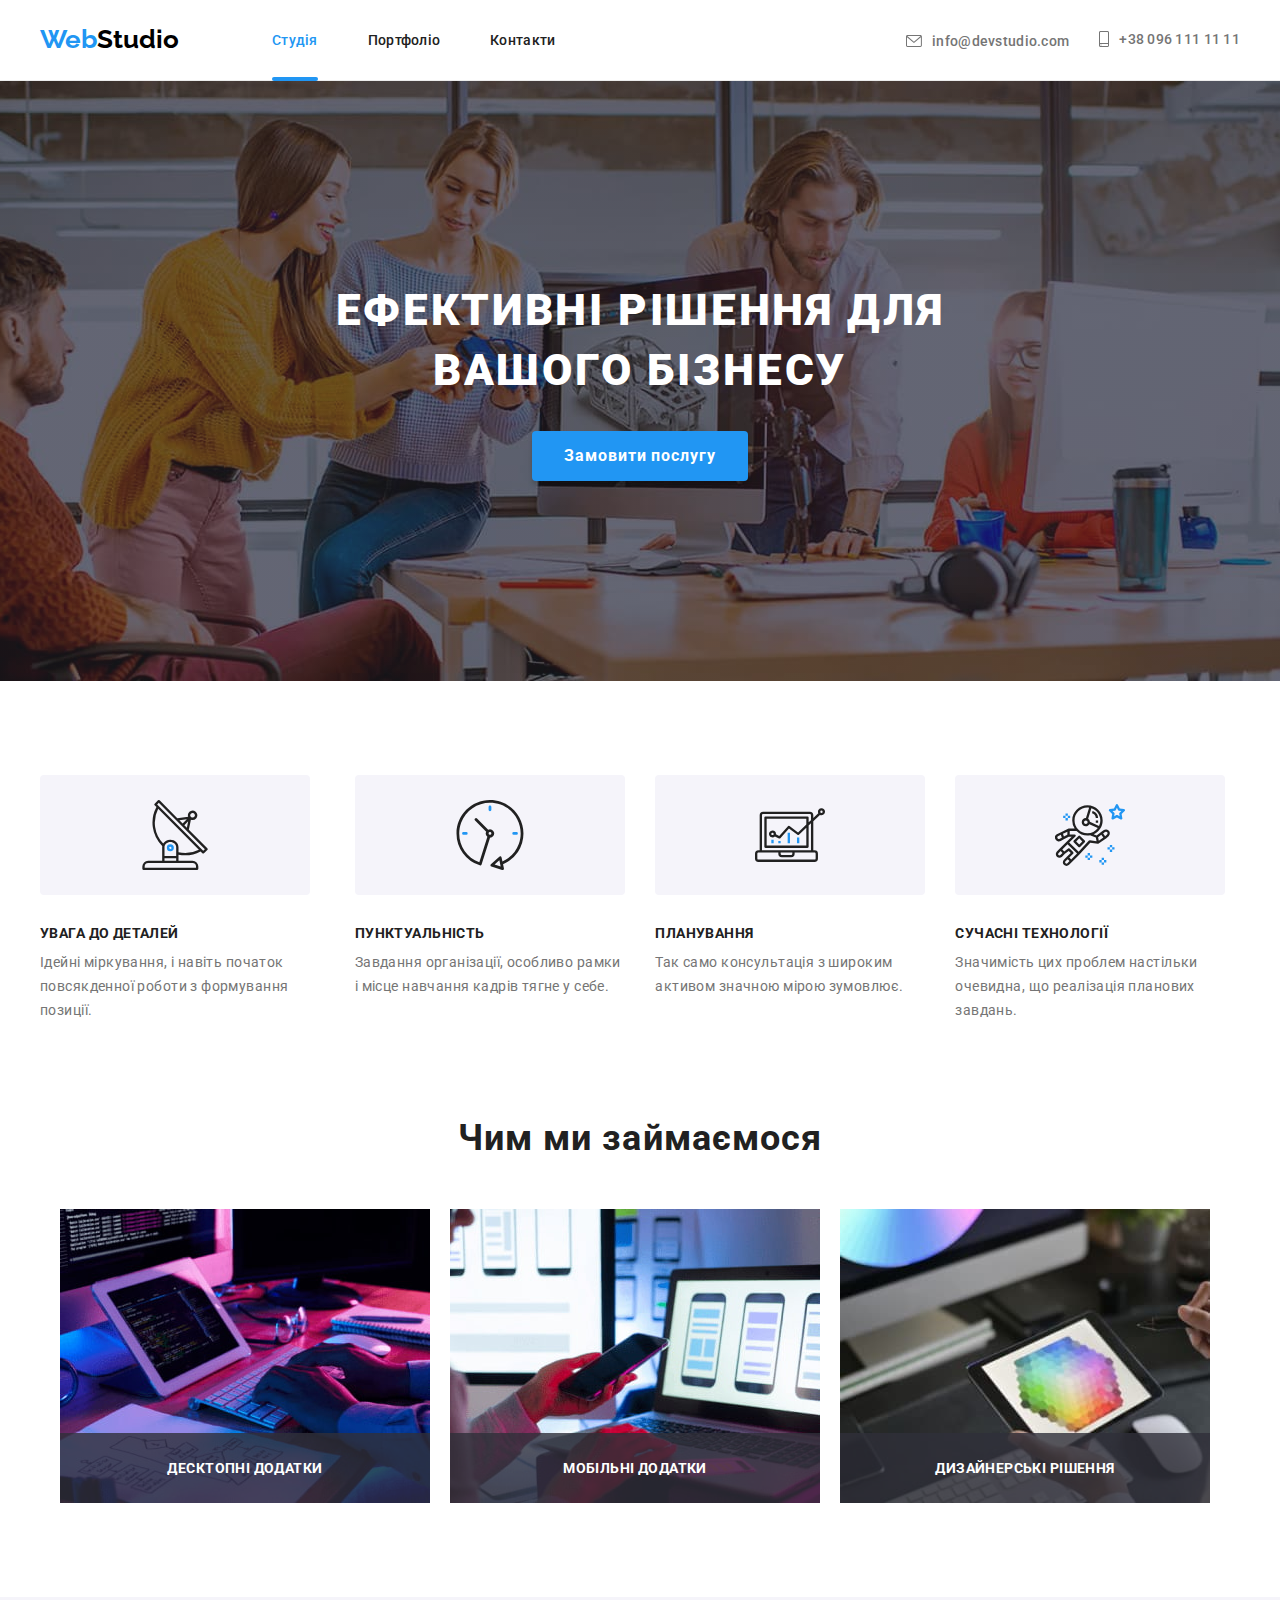
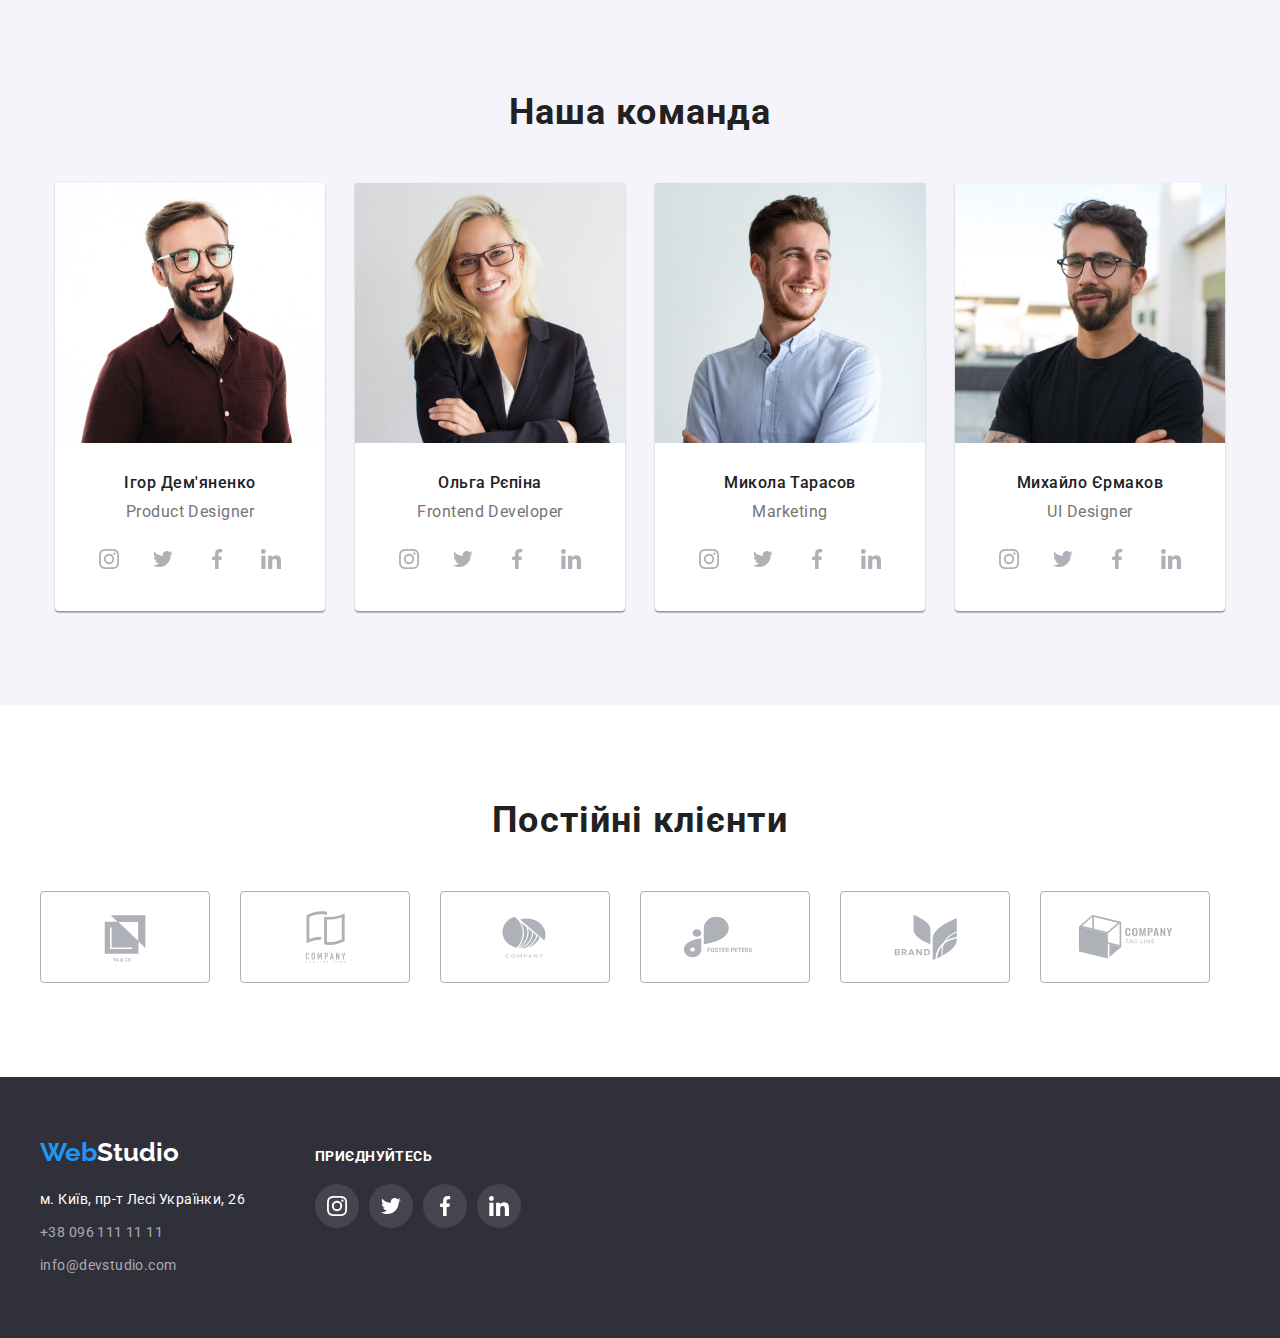
<file: index.html>
<!DOCTYPE html>
<html lang="uk">
  <head>
    <meta charset="UTF-8" />
    <meta http-equiv="X-UA-Compatible" content="IE=edge" />
    <meta name="viewport" content="width=device-width, initial-scale=1.0" />
    <title>Document</title>
    <link
      href="https://fonts.googleapis.com/css2?family=Raleway:wght@700&family=Roboto:wght@400;500;700;900&display=swap"
      rel="stylesheet"
    />
    <link
      rel="stylesheet"
      href="https://cdnjs.cloudflare.com/ajax/libs/modern-normalize/1.1.0/modern-normalize.min.css"
    />
    <link rel="stylesheet" href="./CSS/styless.css" />
  </head>

  <body>
    <header class="header">
      <div class="container container-flex">
        <a href="index.html" class="logo"><span class="logo-color">Web</span>Studio</a>
        <!--навігація-->
        <nav>
          <ul class="nav-flex">
            <li><a href="index.html" class="current">Студія</a></li>
            <li><a href="portfolio.html" class="nav-link">Портфоліо</a></li>
            <li><a href="/contacts" class="nav-link">Контакти</a></li>
          </ul>
        </nav>
        <!--контакти-->
        <ul class="contact-flex">
          <li>
            <a href="mailto:info@devstudio.com" class="header-contacts">
              <svg class="icon-mail" width="16" height="12">
                <use href="./images/symbol-defs.svg#icon-mail"></use>
              </svg>
              info@devstudio.com
            </a>
          </li>
          <li>
            <a href="tel:+380961111111" class="header-contacts">
              <svg class="icon-mail" width="10" height="16">
                <use href="./images/symbol-defs.svg#icon-smartphone"></use>
              </svg>
              +38 096 111 11 11</a
            >
          </li>
        </ul>
      </div>
    </header>

    <main>
      <!--заголовок-->
      <section class="hero">
        <div class="container">
          <h1 class="title">Ефективні рішення для вашого бізнесу</h1>
          <!-- <h1 class="title">Ефективні рішення для вашого бізнесу</h1> -->
          <button type="button" class="order-button" data-modal-open>Замовити послугу</button>
        </div>
      </section>

      <section class="benefits-padding">
        <!--Скритий заголовок-->
        <div class="container">
          <div>
            <h2 class="visually-hidden">НАШІ ПЕРЕВАГИ</h2>
            <ul class="benefits-item">
              <li class="list-item">
                <div class="benefits-icon">
                  <svg width="70" height="70" class="bnf-icon">
                    <use href="./images/symbol-defs.svg#icon-antenna" class="icon-antenna"></use>
                  </svg>
                </div>
                <h3 class="benefits-title">УВАГА ДО ДЕТАЛЕЙ</h3>
                <p class="benefits-text">
                  Ідейні міркування, і навіть початок повсякденної роботи з формування позиції.
                </p>
              </li>
              <li class="list-item">
                <div class="benefits-icon">
                  <svg width="70" height="70" class="bnf-icon">
                    <use href="./images/symbol-defs.svg#icon-clock" class="icon-antenna"></use>
                  </svg>
                </div>
                <h3 class="benefits-title">ПУНКТУАЛЬНІСТЬ</h3>
                <p class="benefits-text">
                  Завдання організації, особливо рамки і місце навчання кадрів тягне у себе.
                </p>
              </li>
              <li class="list-item">
                <div class="benefits-icon">
                  <svg width="70" height="70" class="bnf-icon">
                    <use href="./images/symbol-defs.svg#icon-diagram" class="icon-antenna"></use>
                  </svg>
                </div>
                <h3 class="benefits-title">ПЛАНУВАННЯ</h3>
                <p class="benefits-text">
                  Так само консультація з широким активом значною мірою зумовлює.
                </p>
              </li>
              <li class="list-item">
                <div class="benefits-icon">
                  <svg width="70" height="70" class="bnf-icon">
                    <use href="./images/symbol-defs.svg#icon-astronaut" class="icon-antenna"></use>
                  </svg>
                </div>
                <h3 class="benefits-title">СУЧАСНІ ТЕХНОЛОГІЇ</h3>
                <p class="benefits-text">
                  Значимість цих проблем настільки очевидна, що реалізація планових завдань.
                </p>
              </li>
            </ul>
          </div>
        </div>
      </section>

      <!-- Чим ми займаємося -->

      <section class="directions">
        <div class="container">
          <h2 class="directions-title">Чим ми займаємося</h2>
          <ul class="directions-list">
            <li class="diractions-item">
              <img
                src="./images/tablet.jpg"
                alt="Чоловік пише код на планшеті з клавіатурою"
                width="370"
                class="img-block"
              />

              <div class="direction-overlay">
                <p class="direction-overlay-text">Десктопні додатки</p>
              </div>
            </li>
            <li class="diractions-item">
              <img
                src="./images/laptop.jpg"
                alt="Дизайнер робить макет мобільного додатку"
                width="370"
                class="img-block"
              />
              <div class="direction-overlay">
                <p class="direction-overlay-text">Мобільні додатки</p>
              </div>
            </li>
            <li class="diractions-item">
              <img
                src="./images/colorama.jpg"
                alt="Дизайнер тримає планшет"
                width="370"
                class="img-block"
              />
              <div class="direction-overlay">
                <p class="direction-overlay-text">Дизайнерські рішення</p>
              </div>
            </li>
          </ul>
        </div>
      </section>

      <!--наша команда-->

      <section class="team">
        <div class="container">
          <h2 class="team-title">Наша команда</h2>
          <ul class="team-flex">
            <li class="team-card">
              <img
                src="./images/product-designer.jpg"
                alt="Чоловык в окулярах та бородою"
                width="270"
                class="team-img"
              />
              <div class="team-text">
                <h3 class="team-name">Ігор Дем'яненко</h3>
                <p class="team-position">Product Designer</p>

                <ul class="team-list">
                  <li>
                    <a href="" class="soc-link">
                      <svg width="20" height="20">
                        <use href="./images/symbol-defs.svg#icon-instagram"></use>
                      </svg>
                    </a>
                  </li>
                  <li>
                    <a href="" class="soc-link">
                      <svg width="20" height="20">
                        <use href="./images/symbol-defs.svg#icon-tviter"></use>
                      </svg>
                    </a>
                  </li>
                  <li>
                    <a href="" class="soc-link">
                      <svg width="20" height="20">
                        <use href="./images/symbol-defs.svg#icon-facebook"></use>
                      </svg>
                    </a>
                  </li>
                  <li>
                    <a href="" class="soc-link">
                      <svg width="20" height="20">
                        <use href="./images/symbol-defs.svg#icon-linkedin"></use>
                      </svg>
                    </a>
                  </li>
                </ul>
              </div>
            </li>

            <li class="team-card">
              <img
                src="./images/frontend-developer.jpg"
                alt="Усміхнена жінка з білими воллосям"
                width="270"
                class="team-img"
              />
              <div class="team-text">
                <h3 class="team-name">Ольга Рєпіна</h3>
                <p class="team-position">Frontend Developer</p>
                <ul class="team-list">
                  <li>
                    <a href="" class="soc-link">
                      <svg width="20" height="20">
                        <use href="./images/symbol-defs.svg#icon-instagram"></use>
                      </svg>
                    </a>
                  </li>
                  <li>
                    <a href="" class="soc-link">
                      <svg width="20" height="20">
                        <use href="./images/symbol-defs.svg#icon-tviter"></use>
                      </svg>
                    </a>
                  </li>
                  <li>
                    <a href="" class="soc-link">
                      <svg width="20" height="20">
                        <use href="./images/symbol-defs.svg#icon-facebook"></use>
                      </svg>
                    </a>
                  </li>
                  <li>
                    <a href="" class="soc-link">
                      <svg width="20" height="20">
                        <use href="./images/symbol-defs.svg#icon-linkedin"></use>
                      </svg>
                    </a>
                  </li>
                </ul>
              </div>
            </li>

            <li class="team-card">
              <img
                src="./images/marketing.jpg"
                alt="Молодий усміхнений брюнет"
                width="270"
                class="team-img"
              />
              <div class="team-text">
                <h3 class="team-name">Микола Тарасов</h3>
                <p class="team-position">Marketing</p>
                <ul class="team-list">
                  <li>
                    <a href="" class="soc-link">
                      <svg width="20" height="20">
                        <use href="./images/symbol-defs.svg#icon-instagram"></use>
                      </svg>
                    </a>
                  </li>
                  <li>
                    <a href="" class="soc-link">
                      <svg width="20" height="20">
                        <use href="./images/symbol-defs.svg#icon-tviter"></use>
                      </svg>
                    </a>
                  </li>
                  <li>
                    <a href="" class="soc-link">
                      <svg width="20" height="20">
                        <use href="./images/symbol-defs.svg#icon-facebook"></use>
                      </svg>
                    </a>
                  </li>
                  <li>
                    <a href="" class="soc-link">
                      <svg width="20" height="20">
                        <use href="./images/symbol-defs.svg#icon-linkedin"></use>
                      </svg>
                    </a>
                  </li>
                </ul>
              </div>
            </li>
            <li class="team-card">
              <img
                src="./images/ui-designer.jpg"
                alt="Чоловік з бородою в окулярах"
                width="270"
                class="team-img"
              />
              <div class="team-text">
                <h3 class="team-name">Михайло Єрмаков</h3>
                <p class="team-position">UI Designer</p>
                <ul class="team-list">
                  <li>
                    <a href="" class="soc-link">
                      <svg width="20" height="20">
                        <use href="./images/symbol-defs.svg#icon-instagram"></use>
                      </svg>
                    </a>
                  </li>
                  <li>
                    <a href="" class="soc-link">
                      <svg width="20" height="20">
                        <use href="./images/symbol-defs.svg#icon-tviter"></use>
                      </svg>
                    </a>
                  </li>
                  <li>
                    <a href="" class="soc-link">
                      <svg width="20" height="20">
                        <use href="./images/symbol-defs.svg#icon-facebook"></use>
                      </svg>
                    </a>
                  </li>
                  <li>
                    <a href="" class="soc-link">
                      <svg width="20" height="20">
                        <use href="./images/symbol-defs.svg#icon-linkedin"></use>
                      </svg>
                    </a>
                  </li>
                </ul>
              </div>
            </li>
          </ul>
        </div>
      </section>

      <section class="regular-clients">
        <div class="container">
          <h2 class="clietnts-title">Постійні клієнти</h2>
          <ul class="regular-clients-list">
            <li class="regular-clients-item">
              <a href="" class="regular-clients-link">
                <svg class="clients-logo">
                  <use href="./images/symbol-defs.svg#icon-ya-co" class="clients-logo"></use>
                </svg>
              </a>
            </li>
            <li class="regular-clients-item">
              <a href="" class="regular-clients-link">
                <svg class="clients-logo">
                  <use href="./images/symbol-defs.svg#icon-tagline" class="clients-logo"></use>
                </svg>
              </a>
            </li>
            <li class="regular-clients-item">
              <a href="" class="regular-clients-link">
                <svg class="clients-logo">
                  <use href="./images/symbol-defs.svg#icon-company" class="clients-logo"></use>
                </svg>
              </a>
            </li>
            <li class="regular-clients-item">
              <a href="" class="regular-clients-link">
                <svg class="clients-logo">
                  <use href="./images/symbol-defs.svg#icon-fosterpeters" class="clients-logo"></use>
                </svg>
              </a>
            </li>
            <li class="regular-clients-item">
              <a href="" class="regular-clients-link">
                <svg class="clients-logo">
                  <use href="./images/symbol-defs.svg#icon-leaf-logo" class="clients-logo"></use>
                </svg>
              </a>
            </li>
            <li class="regular-clients-item">
              <a href="" class="regular-clients-link">
                <svg class="clients-logo">
                  <use href="./images/symbol-defs.svg#icon-cube-logo" class="clients-logo"></use>
                </svg>
              </a>
            </li>
          </ul>
        </div>
      </section>
    </main>

    <footer class="adress-bg">
      <div class="container footer-flex">
        <div>
          <a href="index.html" class="footer-logo"><span class="logo-color">Web</span>Studio</a>
          <address>
            <ul class="footer-list">
              <li class="footer-item">
                <a href="https://goo.gl/maps/7Db7DbjJBNrfCCmd9" class="footer-address"
                  >м. Київ, пр-т Лесі Українки, 26</a
                >
              </li>
              <li class="footer-item">
                <a href="tel:+380961111111" class="footer-contacts">+38 096 111 11 11</a>
              </li>
              <li class="footer-item">
                <a href="mailto:info@devstudio.com" class="footer-contacts">info@devstudio.com</a>
              </li>
            </ul>
          </address>
        </div>

        <div class="footer-soc-links">
          <h3 class="footer-soc-title">приєднуйтесь</h3>
          <ul class="footer-inks-list">
            <li>
              <a href="" class="footer-soc-link">
                <svg width="20" height="20">
                  <use href="./images/symbol-defs.svg#icon-instagram"></use>
                </svg>
              </a>
            </li>
            <li>
              <a href="" class="footer-soc-link">
                <svg width="20" height="20">
                  <use href="./images/symbol-defs.svg#icon-tviter"></use>
                </svg>
              </a>
            </li>

            <li>
              <a href="" class="footer-soc-link">
                <svg width="20" height="20">
                  <use href="./images/symbol-defs.svg#icon-facebook"></use>
                </svg>
              </a>
            </li>
            <li>
              <a href="" class="footer-soc-link">
                <svg width="20" height="20">
                  <use href="./images/symbol-defs.svg#icon-linkedin"></use>
                </svg>
              </a>
            </li>
          </ul>
        </div>
      </div>
    </footer>
    <div class="backdrop is-hidden" data-modal>
      <div class="modal">
        <button class="modal-close" data-modal-close>
          <svg width="11" height="11">
            <use href="./images/symbol-defs.svg#modal-close-icon"></use>
          </svg>
        </button>
      </div>
    </div>
    <script src="./js/modal.js"></script>
  </body>
</html>
</file>
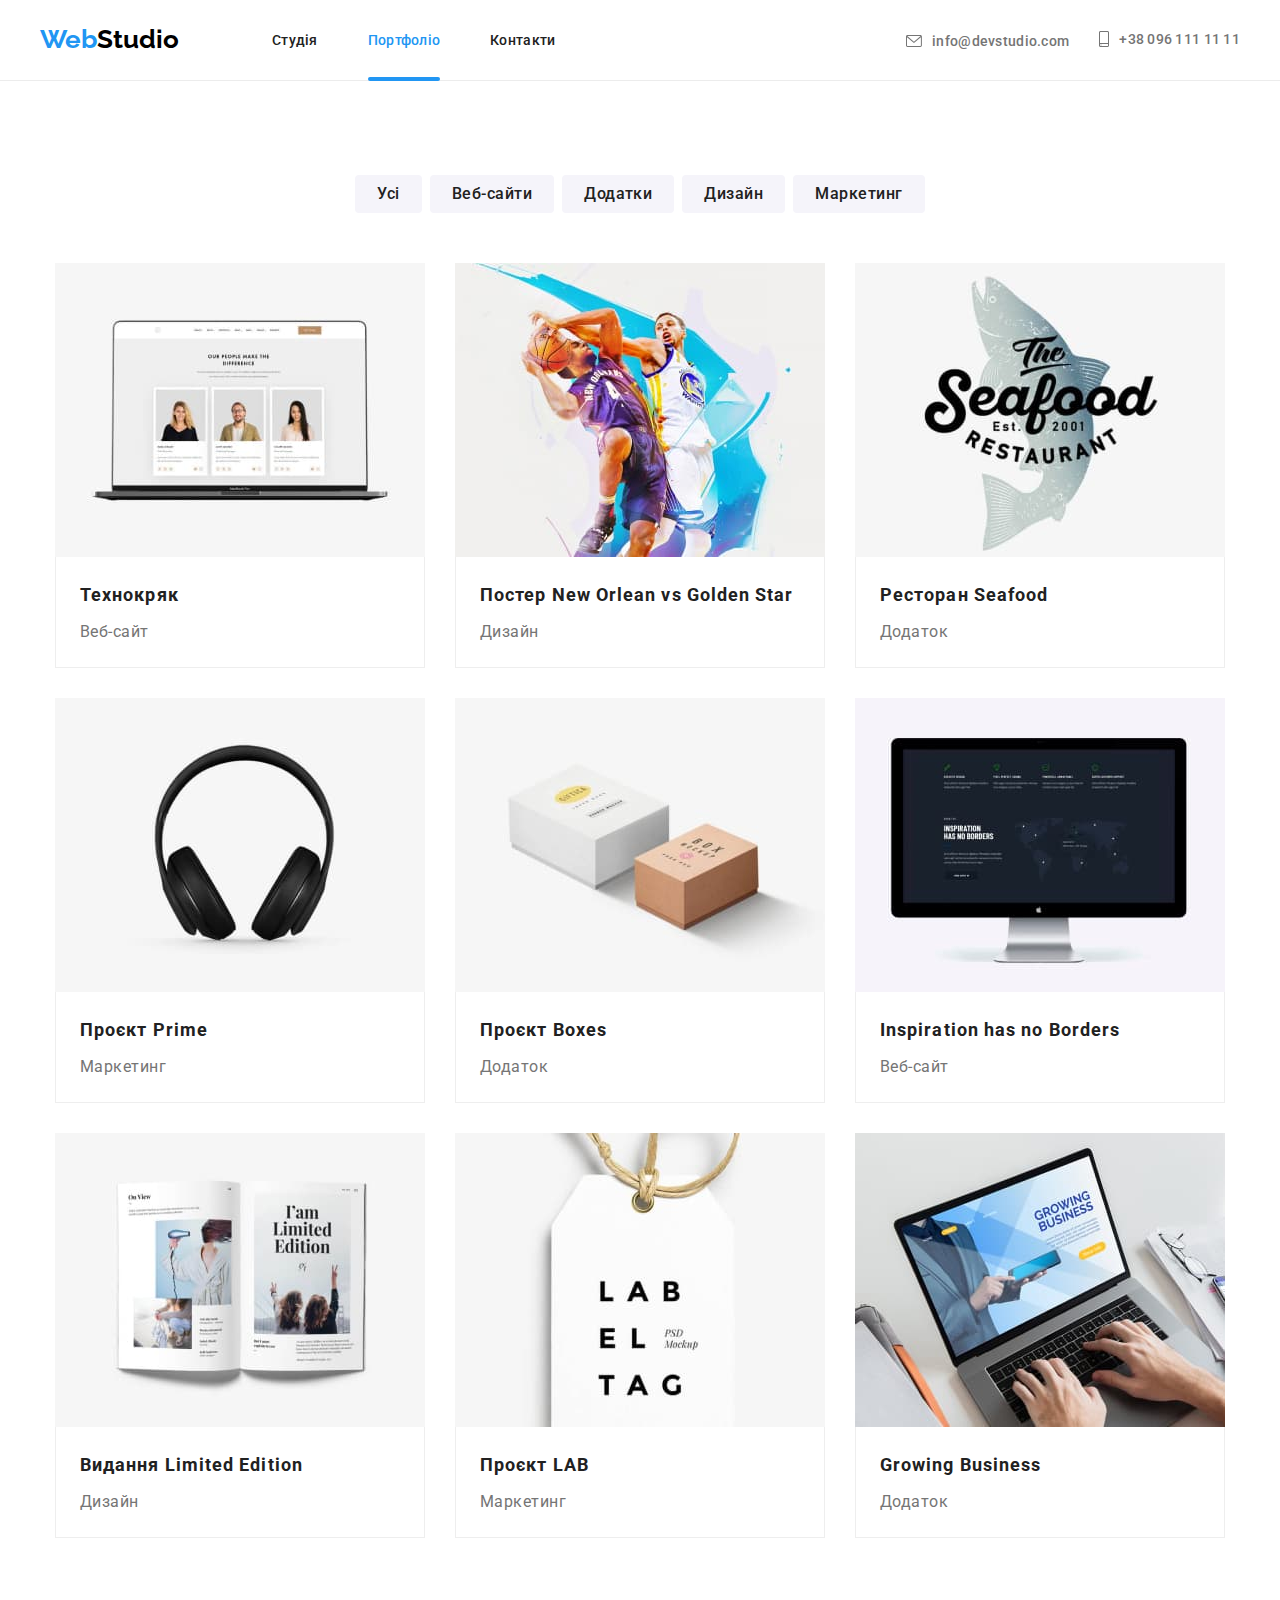
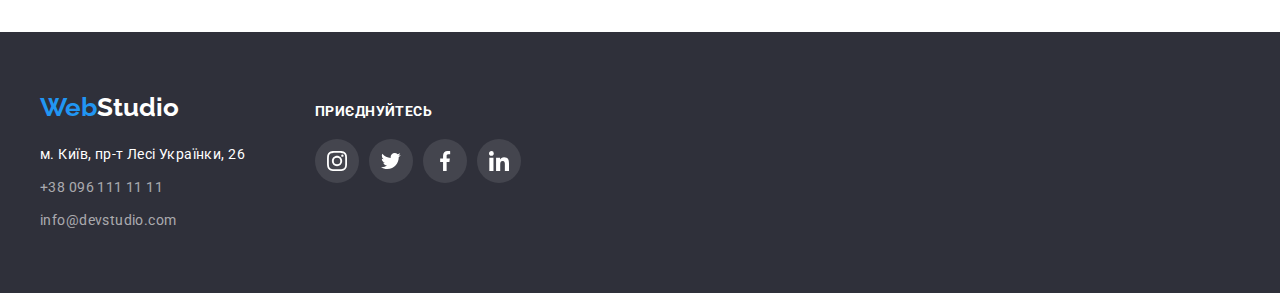
<file: portfolio.html>
<!DOCTYPE html>
<html lang="uk">
  <head>
    <meta charset="UTF-8" />
    <meta http-equiv="X-UA-Compatible" content="IE=edge" />
    <meta name="viewport" content="width=device-width, initial-scale=1.0" />
    <title>Portfolio</title>
    <link
      href="https://fonts.googleapis.com/css2?family=Raleway:wght@700&family=Roboto:wght@400;500;700;900&display=swap"
      rel="stylesheet"
    />
    <link
      rel="stylesheet"
      href="https://cdnjs.cloudflare.com/ajax/libs/modern-normalize/1.1.0/modern-normalize.min.css"
    />
    <link rel="stylesheet" href="./CSS/styless.css" />
  </head>

  <body>
    <!-- Лого -->
    <header class="header">
      <div class="container container-flex">
        <a href="index.html" class="logo"><span class="logo-color">Web</span>Studio</a>
        <!--навігація-->
        <nav>
          <ul class="nav-flex">
            <li><a href="index.html" class="nav-link">Студія</a></li>
            <li><a href="portfolio.html" class="current">Портфоліо</a></li>
            <li><a href="/contacts" class="nav-link">Контакти</a></li>
          </ul>
        </nav>
        <!--контакти-->
        <ul class="contact-flex">
          <li>
            <a href="mailto:info@devstudio.com" class="header-contacts">
              <svg class="icon-mail" width="16" height="12">
                <use href="./images/symbol-defs.svg#icon-mail"></use>
              </svg>
              info@devstudio.com
            </a>
          </li>
          <li>
            <a href="tel:+380961111111" class="header-contacts">
              <svg class="icon-mail" width="10" height="16">
                <use href="./images/symbol-defs.svg#icon-smartphone"></use>
              </svg>
              +38 096 111 11 11</a
            >
          </li>
        </ul>
      </div>
    </header>

    <main>
      <section class="portfolio">
        <div class="container">
          <h1 class="visually-hidden">Портфоліо</h1>
          <!-- Фільтр -->

          <ul class="filter-button-list">
            <li><button type="button" class="filter-button">Усі</button></li>
            <li>
              <button type="button" class="filter-button">Веб-сайти</button>
            </li>
            <li>
              <button type="button" class="filter-button">Додатки</button>
            </li>
            <li><button type="button" class="filter-button">Дизайн</button></li>
            <li>
              <button type="button" class="filter-button">Маркетинг</button>
            </li>
          </ul>
          <!-- портфоліо -->
          <ul class="portfolio-list">
            <li class="portfolio-card">
              <a href="" class="portfolio-item">
                <div class="box">
                  <img
                    src="./images/wepsite-tekhokryak.jpg"
                    alt="веб сайт технокряк"
                    width="370"
                    height="294"
                  />
                  <div class="portfolio-overlay">
                    <p class="box-text">
                      Lorem ipsum dolor sit amet consectetur adipisicing elit. Animi asperiores
                      veniam fugit vero. Ab incidunt necessitatibus, cum consequuntur quia
                      reprehenderit.
                    </p>
                  </div>
                </div>
                <div class="portfolio-item-border">
                  <h2 class="project">Технокряк</h2>
                  <p class="project-type">Веб-сайт</p>
                </div>
              </a>
            </li>
            <li class="portfolio-card">
              <a href="" class="portfolio-item">
                <div class="box">
                  <img
                    src="./images/design-poster.jpg"
                    alt="Постер New Orlean vs Golden Star"
                    width="370"
                    height="294"
                  />
                  <div class="portfolio-overlay">
                    <p class="box-text">
                      Lorem ipsum dolor sit amet consectetur adipisicing elit. Animi asperiores
                      veniam fugit vero. Ab incidunt necessitatibus, cum consequuntur quia
                      reprehenderit.
                    </p>
                  </div>
                </div>
                <div class="portfolio-item-border">
                  <h2 class="project">Постер New Orlean vs Golden Star</h2>
                  <p class="project-type">Дизайн</p>
                </div>
              </a>
            </li>
            <li class="portfolio-card">
              <a href="" class="portfolio-item">
                <div class="box">
                  <img
                    src="./images/app-restaurant.jpg"
                    alt="Ресторан Seafood"
                    width="370"
                    height="294"
                  />
                  <div class="portfolio-overlay">
                    <p class="box-text">
                      Lorem ipsum dolor sit amet consectetur adipisicing elit. Animi asperiores
                      veniam fugit vero. Ab incidunt necessitatibus, cum consequuntur quia
                      reprehenderit.
                    </p>
                  </div>
                </div>
                <div class="portfolio-item-border">
                  <h2 class="project">Ресторан Seafood</h2>
                  <p class="project-type">Додаток</p>
                </div>
              </a>
            </li>
            <li class="portfolio-card">
              <a href="" class="portfolio-item">
                <div class="box">
                  <img
                    src="./images/project-prime.jpg"
                    alt="Проєкт Prime"
                    width="370"
                    height="294"
                  />
                  <div class="portfolio-overlay">
                    <p class="box-text">
                      Lorem ipsum dolor sit amet consectetur adipisicing elit. Animi asperiores
                      veniam fugit vero. Ab incidunt necessitatibus, cum consequuntur quia
                      reprehenderit.
                    </p>
                  </div>
                </div>
                <div class="portfolio-item-border">
                  <h2 class="project">Проєкт Prime</h2>
                  <p class="project-type">Маркетинг</p>
                </div>
              </a>
            </li>
            <li class="portfolio-card">
              <a href="" class="portfolio-item">
                <div class="box">
                  <img
                    src="./images/project-boxes.jpg"
                    alt="Проєкт Boxes"
                    width="370"
                    height="294"
                  />
                  <div class="portfolio-overlay">
                    <p class="box-text">
                      Lorem ipsum dolor sit amet consectetur adipisicing elit. Animi asperiores
                      veniam fugit vero. Ab incidunt necessitatibus, cum consequuntur quia
                      reprehenderit.
                    </p>
                  </div>
                </div>
                <div class="portfolio-item-border">
                  <h2 class="project">Проєкт Boxes</h2>
                  <p class="project-type">Додаток</p>
                </div>
              </a>
            </li>
            <li class="portfolio-card">
              <a href="" class="portfolio-item">
                <div class="box">
                  <img
                    src="./images/website-inspiration-has-no-borders.jpg"
                    alt="Inspiration has no Borders"
                    width="370"
                    height="294"
                  />
                  <div class="portfolio-overlay">
                    <p class="box-text">
                      Lorem ipsum dolor sit amet consectetur adipisicing elit. Animi asperiores
                      veniam fugit vero. Ab incidunt necessitatibus, cum consequuntur quia
                      reprehenderit.
                    </p>
                  </div>
                </div>
                <div class="portfolio-item-border">
                  <h2 class="project">Inspiration has no Borders</h2>
                  <p class="project-type">Веб-сайт</p>
                </div>
              </a>
            </li>
            <li class="portfolio-card">
              <a href="" class="portfolio-item">
                <div class="box">
                  <img
                    src="./images/design-magasine.jpg"
                    alt="Видання Limited Edition"
                    width="370"
                    height="294"
                  />
                  <div class="portfolio-overlay">
                    <p class="box-text">
                      Lorem ipsum dolor sit amet consectetur adipisicing elit. Animi asperiores
                      veniam fugit vero. Ab incidunt necessitatibus, cum consequuntur quia
                      reprehenderit.
                    </p>
                  </div>
                </div>
                <div class="portfolio-item-border">
                  <h2 class="project">Видання Limited Edition</h2>
                  <p class="project-type">Дизайн</p>
                </div>
              </a>
            </li>
            <li class="portfolio-card">
              <a href="" class="portfolio-item">
                <div class="box">
                  <img src="./images/project-lab.jpg" alt="Проєкт LAB" width="370" height="294" />
                  <div class="portfolio-overlay">
                    <p class="box-text">
                      Lorem ipsum dolor sit amet consectetur adipisicing elit. Animi asperiores
                      veniam fugit vero. Ab incidunt necessitatibus, cum consequuntur quia
                      reprehenderit.
                    </p>
                  </div>
                </div>
                <div class="portfolio-item-border">
                  <h2 class="project">Проєкт LAB</h2>
                  <p class="project-type">Маркетинг</p>
                </div>
              </a>
            </li>
            <li class="portfolio-card">
              <a href="" class="portfolio-item">
                <div class="box">
                  <img
                    src="./images/app-growing-business.jpg"
                    alt="Growing Business"
                    width="370"
                    height="294"
                  />
                  <div class="portfolio-overlay">
                    <p class="box-text">
                      Lorem ipsum dolor sit amet consectetur adipisicing elit. Animi asperiores
                      veniam fugit vero. Ab incidunt necessitatibus, cum consequuntur quia
                      reprehenderit.
                    </p>
                  </div>
                </div>
                <div class="portfolio-item-border">
                  <h2 class="project">Growing Business</h2>
                  <p class="project-type">Додаток</p>
                </div>
              </a>
            </li>
          </ul>
        </div>
      </section>
    </main>

    <footer class="adress-bg">
      <div class="container footer-flex">
        <div>
          <a href="index.html" class="footer-logo"><span class="logo-color">Web</span>Studio</a>
          <address>
            <ul class="footer-list">
              <li class="footer-item">
                <a href="https://goo.gl/maps/7Db7DbjJBNrfCCmd9" class="footer-address"
                  >м. Київ, пр-т Лесі Українки, 26</a
                >
              </li>
              <li class="footer-item">
                <a href="tel:+380961111111" class="footer-contacts">+38 096 111 11 11</a>
              </li>
              <li class="footer-item">
                <a href="mailto:info@devstudio.com" class="footer-contacts">info@devstudio.com</a>
              </li>
            </ul>
          </address>
        </div>

        <div class="footer-soc-links">
          <h3 class="footer-soc-title">приєднуйтесь</h3>
          <ul class="footer-inks-list">
            <li>
              <a href="" class="footer-soc-link">
                <svg width="20" height="20">
                  <use href="./images/symbol-defs.svg#icon-instagram"></use>
                </svg>
              </a>
            </li>
            <li>
              <a href="" class="footer-soc-link">
                <svg width="20" height="20">
                  <use href="./images/symbol-defs.svg#icon-tviter"></use>
                </svg>
              </a>
            </li>
            <li>
              <a href="" class="footer-soc-link">
                <svg width="20" height="20">
                  <use href="./images/symbol-defs.svg#icon-facebook"></use>
                </svg>
              </a>
            </li>
            <li>
              <a href="" class="footer-soc-link">
                <svg width="20" height="20">
                  <use href="./images/symbol-defs.svg#icon-linkedin"></use>
                </svg>
              </a>
            </li>
          </ul>
        </div>
      </div>
    </footer>
  </body>
</html>
</file>
<file: CSS/styless.css>
:root {
  --primary-text-color: #212121;
  --secondary-text-color: #757575;
  --accent-color: rgb(33, 150, 243);
  --team-section-background: #f5f4fa;
  --dark-background-color: #2f303a;
  --filter-button-background-color: #f5f4fa;
  --footer-contacts-text-color: rgba(255, 255, 255, 0.6);
  --second-logo-color: #000000;
  --button-background: #188ce8;
  --text-color-white: #ffffff;
  --header-line-color: #ececec;
  --soctial-icon-color: #afb1b8;
  --direction-overlay-bg-color: #2f303acc;
}

*,
*::before,
*::after {
  box-sizing: border-box;
}

h1,
h2,
h3,
h4,
h5,
p,
ul {
  margin-bottom: 0;
  margin-top: 0;
}

body {
  font-family: 'Roboto', sans-serif;
  color: var(--primary-text-color);
}

ul {
  list-style-type: none;
  padding-inline-start: 0;
}

.container {
  width: 1230px;
  padding-left: 15px;
  padding-right: 15px;
  margin-left: auto;
  margin-right: auto;
}

/* хедер */

.container-flex {
  align-items: center;
  display: flex;
}

.header {
  border-bottom: 1px solid var(--header-line-color);
  background-color: var(--text-color-white);
}

.logo {
  font-family: 'Raleway', sans-serif;
  text-decoration: none;
  color: var(--second-logo-color);
  font-style: normal;
  font-weight: 700;
  font-size: 26px;
  line-height: 1.1923;
  display: inline-block;
  padding-top: 24px;
  padding-bottom: 25px;
}

.logo-color {
  color: var(--accent-color);
}

.nav-list-item {
  padding-top: 24px;
  padding-bottom: 25px;
}

.nav-link {
  text-decoration: none;
  font-weight: 500;
  font-size: 14px;
  line-height: 1.1428;
  letter-spacing: 0.02em;
  color: var(--primary-text-color);
  padding-top: 24px;
  padding-bottom: 25px;

  transition-property: color;
  transition-timing-function: cubic-bezier(0.4, 0, 0.2, 1);
  transition-delay: 0ms;
  transition-duration: 250ms;
}

.nav-link:hover,
.nav-link:focus,
.header-contacts:hover,
.header-contacts:focus {
  color: var(--accent-color);
}

.nav-flex {
  display: flex;
  gap: 50px;
  margin-left: 93px;
}

.current {
  position: relative;
  text-decoration: none;
  font-weight: 500;
  font-size: 14px;
  line-height: 1.1428;
  letter-spacing: 0.02em;
  color: var(--accent-color);
}

.current::after {
  position: absolute;
  content: '';
  width: 100%;
  height: 4px;
  left: 0px;
  top: 45px;

  background: var(--accent-color);
  border-radius: 2px;
}

.header-contacts {
  text-decoration: none;
  font-weight: 500;
  font-size: 14px;
  line-height: 1.1428;
  letter-spacing: 0.02em;
  color: var(--secondary-text-color);
  display: flex;
  align-items: center;

  transition-property: color;
  transition-timing-function: cubic-bezier(0.4, 0, 0.2, 1);
  transition-delay: 0ms;
  transition-duration: 250ms;
}

.header-contacts:hover,
.header-contacts:focus {
  color: var(--accent-color);
}

.contact-flex {
  display: flex;
  gap: 30px;
  margin-left: auto;
  align-items: baseline;
}

.icon-mail {
  margin-right: 10px;
  align-items: baseline;
  display: inline-block;
  fill: currentColor;
}

/* основна частина */

.hero {
  text-align: center;
  padding-top: 200px;
  padding-bottom: 200px;
  background-image: linear-gradient(rgba(47, 48, 58, 0.4), rgba(47, 48, 58, 0.4)),
    url(../images/hero-bg.jpg);
  background-repeat: no-repeat;
  background-position: center;
  background-size: contain;
  background-size: 1600px;
  max-width: 1600px;
  height: 600px;
  margin: 0 auto;
}

.title {
  font-size: 44px;
  line-height: 1.3636;
  font-weight: 900;
  letter-spacing: 0.06em;
  text-transform: uppercase;
  color: var(--text-color-white);

  margin-bottom: 30px;
  width: 696px;

  margin-left: auto;
  margin-right: auto;
}

/* кнопка */

.order-button {
  font-family: 'Roboto', sans-serif;
  text-decoration: none;
  font-weight: 700;
  font-size: 16px;
  line-height: 1.875;
  color: var(--text-color-white);
  background: var(--accent-color);
  display: inline-block;
  letter-spacing: 0.06em;
  cursor: pointer;
  box-shadow: 0px 4px 4px rgba(0, 0, 0, 0.15);
  border-radius: 4px;
  border: none;
  min-width: 216px;
  padding-bottom: 10px;
  padding-top: 10px;

  margin-left: auto;
  margin-right: auto;

  transition-property: background-color;
  transition-timing-function: cubic-bezier(0.4, 0, 0.2, 1);
  transition-delay: 0ms;
  transition-duration: 250ms;
}

.order-button:focus,
.order-button:hover {
  background-color: var(--button-background);
}

/* переваги */

.visually-hidden {
  position: absolute;
  width: 1px;
  height: 1px;
  margin: -1px;
  border: 0;
  padding: 0;
  white-space: nowrap;
  clip-path: inset(100%);
  clip: rect(0 0 0 0);
  overflow: hidden;
}

.benefits-icon {
  height: 120px;
  width: 270px;
  margin-bottom: 30px;
  border-radius: 4px;
  background-color: var(--team-section-background);
  display: flex;
  align-items: center;

  justify-content: center;
}

.benefits-title {
  font-size: 14px;
  line-height: 1.1418;
  letter-spacing: 0.03em;
  text-transform: uppercase;

  margin-bottom: 10px;
}

.benefits-padding {
  padding-top: 94px;
  padding-bottom: 94px;
}

.benefits-item {
  display: flex;
  justify-content: center;
  align-items: normal;
  gap: 30px;
}

.benefits-item li {
  align-items: center;
  width: calc((100% - 90) / 4);
}

.benefits-text {
  color: var(--secondary-text-color);
  font-size: 14px;
  line-height: 1.7142;
  letter-spacing: 0.03em;
}

/* Чим ми займаємося */

.directions {
  padding-bottom: 94px;
}

.directions-title {
  font-size: 36px;
  line-height: 1.1666;
  letter-spacing: 0.03em;

  text-align: center;
  margin-top: 0;
  margin-bottom: 50px;
}

.img-block {
  display: block;
}

.directions-list {
  margin-left: auto;
  margin-right: auto;
  display: flex;
  gap: 10px;
  align-items: center;
  justify-content: center;
}

.diractions-item {
  position: relative;
  width: calc((100% - 60px) / 3);
}

.direction-overlay {
  position: absolute;
  width: 370px;
  height: 70px;
  bottom: 0;
  background-color: var(--direction-overlay-bg-color);
}

.direction-overlay-text {
  position: absolute;

  font-weight: 700;
  font-size: 14px;
  line-height: 1.1428;
  text-align: center;
  letter-spacing: 0.03em;
  text-transform: uppercase;
  color: var(--text-color-white);

  top: 50%;
  left: 50%;
  transform: translate(-50%, -50%);
}

/* Наша команда */

.team {
  background: var(--team-section-background);
  text-align: center;
  padding-top: 94px;
  padding-bottom: 94px;
}

.team-flex {
  display: flex;
  justify-content: center;
  gap: 30px;
  margin: 0%;
}

.team-card {
  background-color: var(--text-color-white);
  box-shadow: 0px 1px 3px rgba(0, 0, 0, 0.12), 0px 1px 1px rgba(0, 0, 0, 0.14),
    0px 2px 1px rgba(0, 0, 0, 0.2);
  border-radius: 0px 0px 4px 4px;
}

.team-title {
  display: inline-block;
  font-size: 36px;
  line-height: 1.1666;
  letter-spacing: 0.03em;
  margin-bottom: 50px;
  margin-left: auto;
  margin-right: auto;
}

.team-img {
  margin-left: auto;
  margin-right: auto;
  display: block;
}

.team-name {
  font-weight: 500;
  font-size: 16px;
  line-height: 1.1875;
  text-align: center;
  letter-spacing: 0.03em;

  margin-bottom: 10px;
}

.team-position {
  color: var(--secondary-text-color);
  font-size: 16px;
  line-height: 1.1875;
  letter-spacing: 0.03em;

  text-align: center;
}

.team-list {
  margin-left: auto;
  margin-right: auto;
  display: flex;
  gap: 10px;
  align-items: center;
  justify-content: center;
  margin-top: 16px;
}

.team-list li {
  width: 44px;
  height: 44px;
}

.soc-link {
  border-radius: 50%;
  width: 100%;
  height: 100%;
  fill: var(--soctial-icon-color);
  display: flex;
  align-items: center;
  justify-content: center;

  transition-property: fill, background-color;
  transition-duration: 250ms;
  transition-timing-function: cubic-bezier(0.4, 0, 0.2, 1);
  transition-delay: 0;
}

.soc-link:hover,
.soc-link:focus {
  fill: var(--text-color-white);
  background-color: var(--accent-color);
}

.team-text {
  padding-top: 30px;
  padding-bottom: 30px;
}

/*Регулярні Клієнті */

.clietnts-title {
  font-size: 36px;
  line-height: 1.1666;
  letter-spacing: 0.03em;
  margin-bottom: 50px;
  text-align: center;
  margin-left: auto;
  margin-right: auto;
}

.regular-clients {
  background-color: var(--text-color-white);
  padding-top: 94px;
  padding-bottom: 94px;
}

.regular-clients-list {
  display: flex;
  gap: 30px;
}
.regular-clients-item {
  display: block;
  width: 170px;
  height: 92px;
}

.regular-clients-link {
  border: 1px solid;
  border-color: var(--soctial-icon-color);
  color: var(--soctial-icon-color);
  border-radius: 4px;
  padding: 16px 32px;
  cursor: pointer;
  width: 100%;
  height: 100%;
  display: inline-block;

  transition-property: color, border-color;
  transition-duration: 250ms;
  transition-timing-function: cubic-bezier(0.4, 0, 0.2, 1);
  transition-delay: 0;
}

.regular-clients-link svg {
  width: 106px;
  height: 60px;
  fill: var(--soctial-icon-color);
}

.regular-clients-link:hover,
.regular-clients-link:focus {
  color: var(--accent-color);

  border-color: var(--accent-color);
}

/* футер */

.adress-bg {
  padding-top: 60px;
  padding-bottom: 60px;
}

.footer-logo {
  font-family: 'Raleway', sans-serif;
  text-decoration: none;
  font-style: normal;
  font-weight: 700;
  font-size: 26px;
  line-height: 1.1923;
  color: var(--text-color-white);

  display: inline-block;
  margin-bottom: 20px;
}

.footer-address {
  font-weight: 400;
  font-size: 14px;
  line-height: 1.7142;
  letter-spacing: 0.03em;
  color: var(--text-color-white);
  text-decoration: none;
  font-style: normal;

  transition-property: color;
  transition-duration: 250ms;
  transition-timing-function: cubic-bezier(0.4, 0, 0.2, 1);
  transition-delay: 0;
}

.footer-contacts {
  font-style: normal;
  font-weight: 400;
  font-size: 14px;
  line-height: 1.7142;
  letter-spacing: 0.03em;
  color: var(--footer-contacts-text-color);
  text-decoration: none;

  transition-property: color;
  transition-duration: 250ms;
  transition-timing-function: cubic-bezier(0.4, 0, 0.2, 1);
  transition-delay: 0;
}

.footer-list {
  padding-left: 0px;
  margin-top: 0px;
}

.footer-item:not(:last-child) {
  margin-bottom: 9px;
}

.footer-contacts:focus,
.footer-contacts:hover,
.footer-address:hover,
.footer-address:focus {
  color: var(--accent-color);
}

.footer-soc-title {
  font-size: 14px;
  line-height: 1.1428;
  letter-spacing: 0.03em;
  text-transform: uppercase;

  margin-bottom: 20px;
  color: var(--text-color-white);
}

.clients-logo {
  fill: currentColor;
}

.footer-flex {
  display: flex;
  gap: 70px;
  align-items: baseline;
}

.footer-soc-link {
  display: inline-block;
  background: rgba(255, 255, 255, 0.1);
  border-radius: 50%;
  width: 100%;
  height: 100%;
  padding: 12px 12px;
  align-items: center;
  justify-content: center;
  fill: var(--text-color-white);

  transition-property: box-shadow, color, background;
  transition-duration: 250ms;
  transition-timing-function: cubic-bezier(0.4, 0, 0.2, 1);
  transition-delay: 0;
}

.footer-soc-link:hover,
.footer-soc-link:focus {
  background: var(--accent-color);
}

.footer-inks-list li {
  width: 44px;
  height: 44px;
}

.footer-inks-list {
  display: flex;
  gap: 10px;
}

/* Сторінка портфоліо */
/* фільтр */

.portfolio {
  padding-top: 94px;
  padding-bottom: 94px;
}

.filter-button-list {
  display: flex;
  gap: 8px;
  justify-content: center;

  margin-bottom: 50px;
}

.filter-button {
  font-family: inherit;
  cursor: pointer;
  font-weight: 500;
  font-size: 16px;
  line-height: 1.625;
  text-align: center;
  letter-spacing: 0.03em;
  color: var(--primary-text-color);
  background: var(--filter-button-background-color);
  border-radius: 4px;
  border: none;
  padding: 6px 22px;

  transition-property: box-shadow, color, background;
  transition-duration: 250ms;
  transition-timing-function: cubic-bezier(0.4, 0, 0.2, 1);
  transition-delay: 0;
}

.filter-button:hover,
.filter-button:focus {
  color: var(--text-color-white);
  background: var(--accent-color);
  box-shadow: 0px 3px 1px rgba(0, 0, 0, 0.1), 0px 1px 2px rgba(0, 0, 0, 0.08),
    0px 2px 2px rgba(0, 0, 0, 0.12);
}

/* оверлей анімація */

.box {
  position: relative;
  overflow: hidden;
}

.portfolio-overlay {
  display: flex;
  position: absolute;
  top: 0;
  left: 0;
  width: 100%;
  height: 100%;
  background: rgba(33, 150, 243, 0.9);

  transform: translateY(100%);
  transition: transform 250ms cubic-bezier(0.4, 0, 0.2, 1);
}

.box-text {
  font-size: 18px;
  line-height: 1.56;

  letter-spacing: 0.03em;

  margin: auto 24px;
  color: var(--text-color-white);
}

.portfolio-card:hover .portfolio-overlay {
  transform: translateY(0%);
}

.portfolio-card:focus .portfolio-overlay {
  transform: translateY(0%);
}

.portfolio-list {
  display: flex;
  justify-content: center;
  gap: 30px;
  flex-wrap: wrap;
}

.portfolio-item {
  display: block;
  text-decoration: none;

  transition-property: box-shadow;
  transition-duration: 250ms;
  transition-timing-function: cubic-bezier(0.4, 0, 0.2, 1);
  transition-delay: 0;
}

.portfolio-item:hover,
.portfolio-item:focus {
  box-shadow: 0px 1px 1px rgba(0, 0, 0, 0.12), 0px 4px 4px rgba(0, 0, 0, 0.06),
    1px 4px 6px rgba(0, 0, 0, 0.16);
}

.portfolio-item img {
  display: block;
}

.portfolio-item-border {
  border-left: 1px solid #eeeeee;
  border-right: 1px solid #eeeeee;
  border-bottom: 1px solid #eeeeee;
  padding-top: 20px;
  padding-bottom: 20px;
  padding-left: 24px;
  padding-right: 24px;
}

.project {
  font-size: 18px;
  line-height: 2;
  letter-spacing: 0.06em;
  color: var(--primary-text-color);
  margin-bottom: 4px;
  /* padding-top: 20px;
  margin-right: 24px;
  margin-left: 24px; */
}

.project-type {
  font-size: 16px;
  line-height: 1.875;
  letter-spacing: 0.03em;
  color: var(--secondary-text-color);
  /* margin-right: 24px;
  margin-left: 24px;
  margin-bottom: 24px; */
}

.adress-bg {
  background: var(--dark-background-color);
}

.footer-list {
  margin-bottom: 0;
}

/* Backdrop */
.backdrop {
  position: fixed;
  top: 0;
  left: 0;
  width: 100%;
  height: 100%;
  background-color: #00000033;
  transition-property: opacity;
  transition-duration: 250ms;
  transition-timing-function: cubic-bezier(0.4, 0, 0.2, 1);
  opacity: 1;
}

.backdrop.is-hidden {
  visibility: hidden;
  pointer-events: none;
  opacity: 0;
}

.modal {
  position: absolute;
  width: 528px;
  height: 581px;

  left: 50%;
  top: 50%;
  transform: translate(-50%, -50%) scale(1) translateY(0%);
  transition: transform 250ms cubic-bezier(0.4, 0, 0.2, 1);

  background-color: var(--text-color-white);
  box-shadow: 0px 1px 3px rgba(0, 0, 0, 0.12), 0px 1px 1px rgba(0, 0, 0, 0.14),
    0px 2px 1px rgba(0, 0, 0, 0.2);
  border-radius: 4px;
}

.backdrop.is-hidden .modal {
  transform: translate(-50%, -50%) scale(1.2) translateY(20%);
}

.modal-close {
  position: absolute;
  top: 8px;
  right: 8px;
  /* transform: translate(-50%, -50%); */
  width: 30px;
  height: 30px;
  border-radius: 50%;
  border: 1px solid rgba(0, 0, 0, 0.1);
  background: var(--text-color-white);
  cursor: pointer;
}
</file>
